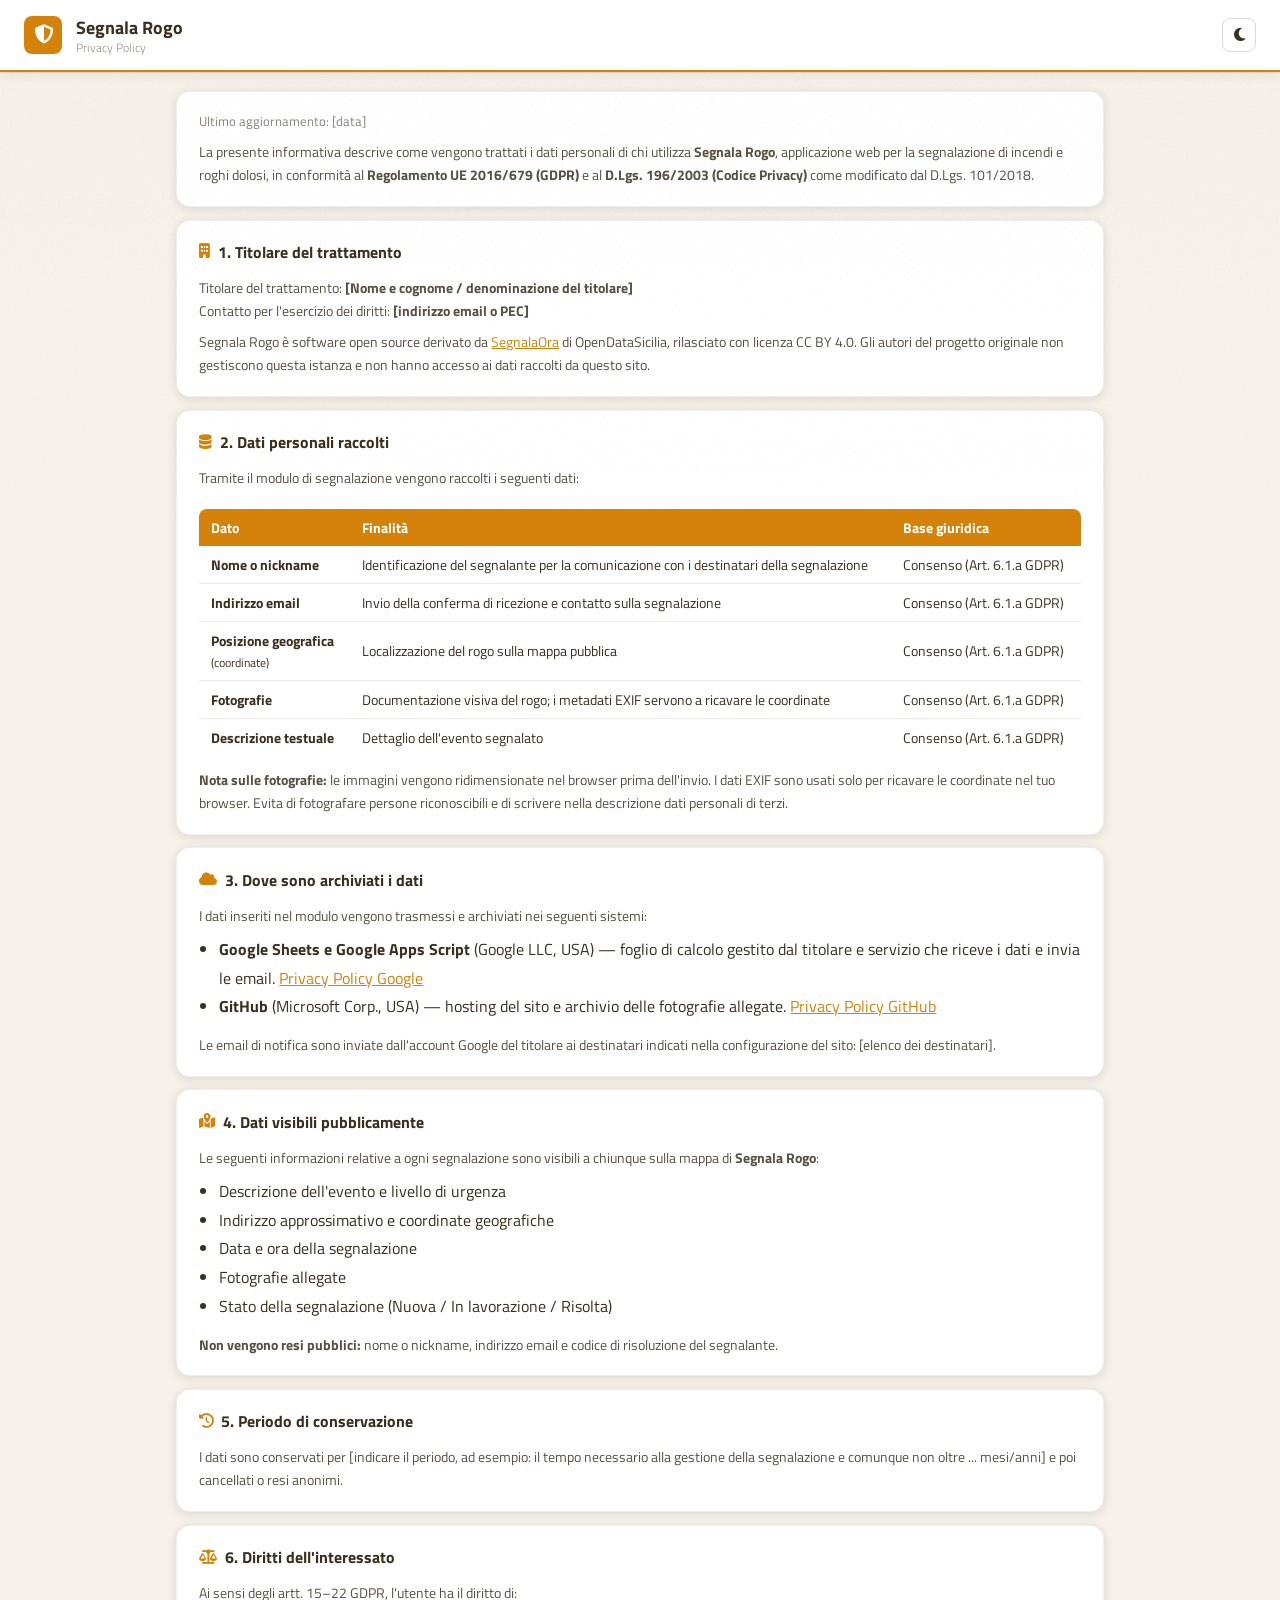
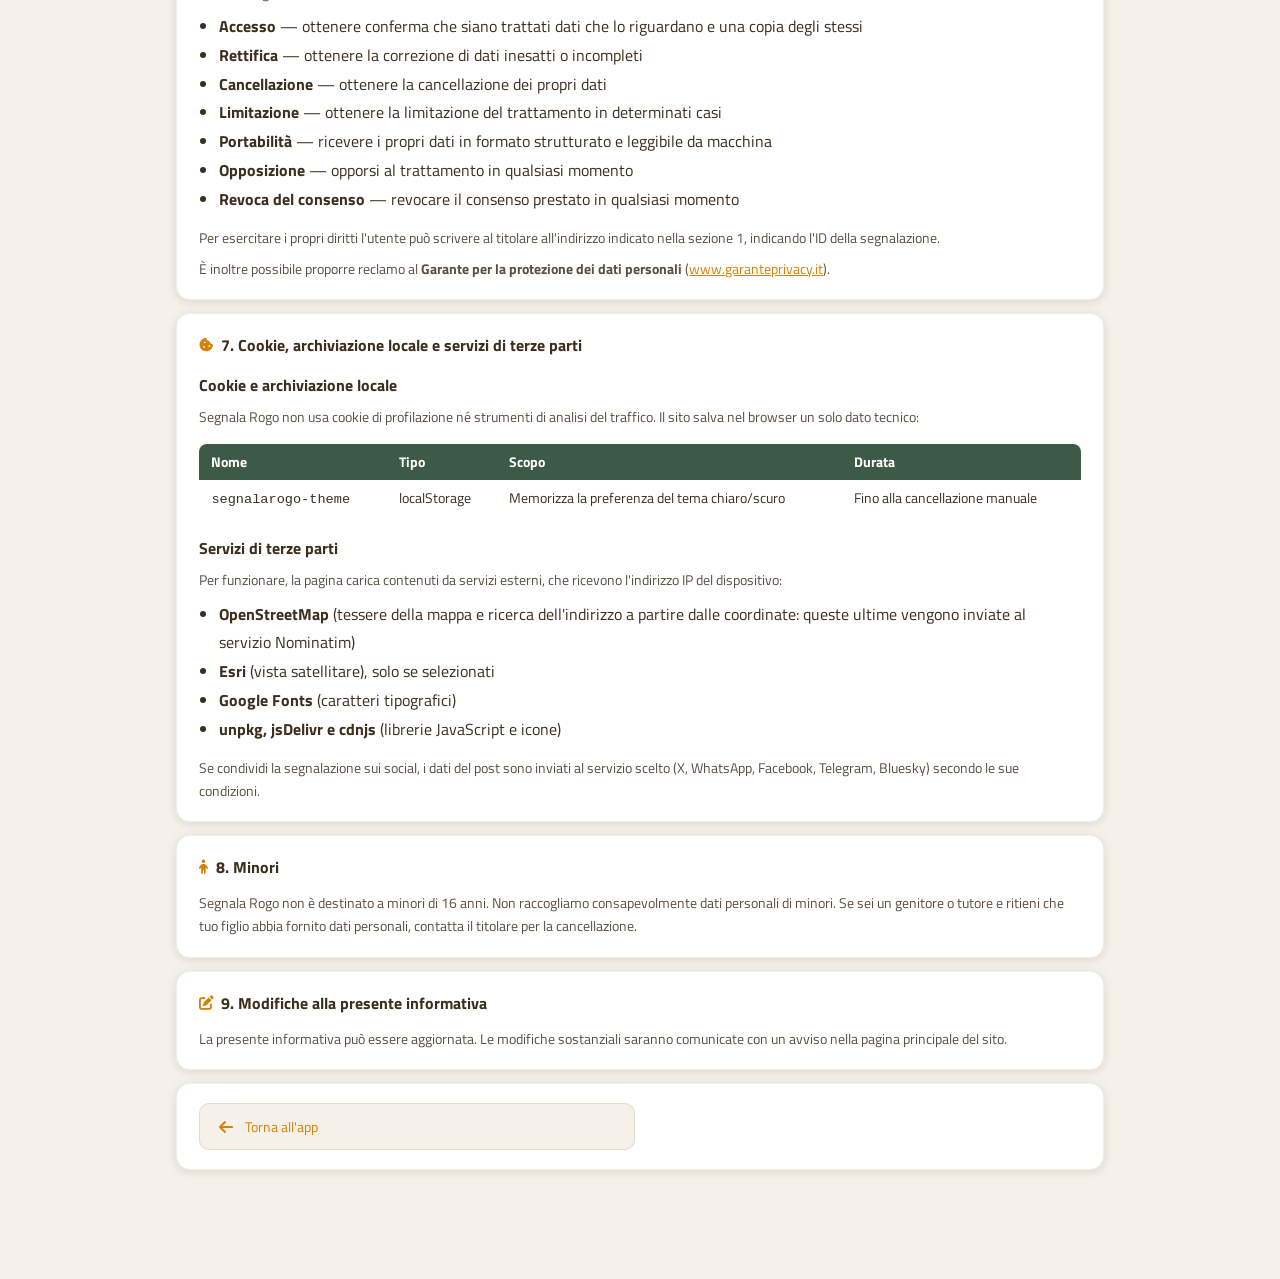
<file: privacy.html>
<!DOCTYPE html>
<html lang="it">
<head>
<meta charset="UTF-8">
<meta name="viewport" content="width=device-width, initial-scale=1.0">
<title>Privacy Policy — Segnala Rogo</title>
<link rel="preconnect" href="https://fonts.googleapis.com">
<link href="https://fonts.googleapis.com/css2?family=Titillium+Web:ital,wght@0,300;0,400;0,600;0,700;1,300&display=swap" rel="stylesheet">
<link rel="stylesheet" href="https://cdnjs.cloudflare.com/ajax/libs/font-awesome/6.5.2/css/all.min.css"/>
<link rel="stylesheet" href="css/app.css">
<link rel="shortcut icon" href="img/favicon.ico"/>
<link rel="icon" href="img/favicon.png" type="image/png"/>
<script src="js/theme.js"></script>
</head>
<body class="page-info">
<!--
  BOZZA DA COMPLETARE. Prima di usare il sito in pubblico:
  1. sostituisci i segnaposto tra [parentesi quadre] (titolare, contatti, tempi di conservazione);
  2. fai verificare il testo da chi può farlo (consulente privacy o ente di riferimento).
  Il testo deriva dall'informativa di SegnalaOra (OpenDataSicilia, CC BY 4.0) ed è stato adattato.
-->

<header>
  <div class="logo-mark"><i class="fa-solid fa-shield-halved"></i></div>
  <div>
    <h1>Segnala Rogo</h1>
    <p>Privacy Policy</p>
  </div>
  <div class="header-actions">
    <button class="btn-theme" id="themeToggle" type="button" onclick="toggleTheme()" title="Tema">
      <i class="fa-solid fa-moon"></i>
    </button>
  </div>
</header>

<main>

  <section class="info-section">
    <p style="font-size:0.8rem;color:var(--ink);opacity:0.6">Ultimo aggiornamento: [data]</p>
    <p>
      La presente informativa descrive come vengono trattati i dati personali di chi utilizza
      <strong>Segnala Rogo</strong>, applicazione web per la segnalazione di incendi e roghi dolosi,
      in conformità al <strong>Regolamento UE 2016/679 (GDPR)</strong> e al
      <strong>D.Lgs. 196/2003 (Codice Privacy)</strong> come modificato dal D.Lgs. 101/2018.
    </p>
  </section>

  <!-- 1. TITOLARE -->
  <section class="info-section">
    <h2><i class="fa-solid fa-building"></i> 1. Titolare del trattamento</h2>
    <p>
      Titolare del trattamento: <strong>[Nome e cognome / denominazione del titolare]</strong><br>
      Contatto per l'esercizio dei diritti: <strong>[indirizzo email o PEC]</strong>
    </p>
    <p>
      Segnala Rogo è software open source derivato da
      <a href="https://github.com/gbvitrano/Segnalazioni" target="_blank" rel="noopener">SegnalaOra</a>
      di OpenDataSicilia, rilasciato con licenza CC BY 4.0. Gli autori del progetto originale non gestiscono
      questa istanza e non hanno accesso ai dati raccolti da questo sito.
    </p>
  </section>

  <!-- 2. DATI RACCOLTI -->
  <section class="info-section">
    <h2><i class="fa-solid fa-database"></i> 2. Dati personali raccolti</h2>
    <p>Tramite il modulo di segnalazione vengono raccolti i seguenti dati:</p>
    <div style="overflow-x:auto">
      <table style="width:100%;border-collapse:collapse;font-size:0.88rem;margin-top:0.75rem">
        <thead>
          <tr style="background:var(--amber);color:#fff">
            <th style="padding:0.5rem 0.75rem;text-align:left;border-radius:8px 0 0 0">Dato</th>
            <th style="padding:0.5rem 0.75rem;text-align:left">Finalità</th>
            <th style="padding:0.5rem 0.75rem;text-align:left;border-radius:0 8px 0 0">Base giuridica</th>
          </tr>
        </thead>
        <tbody>
          <tr style="border-bottom:1px solid rgba(26,18,8,0.08)">
            <td style="padding:0.5rem 0.75rem"><strong>Nome o nickname</strong></td>
            <td style="padding:0.5rem 0.75rem">Identificazione del segnalante per la comunicazione con i destinatari della segnalazione</td>
            <td style="padding:0.5rem 0.75rem">Consenso (Art. 6.1.a GDPR)</td>
          </tr>
          <tr style="border-bottom:1px solid rgba(26,18,8,0.08)">
            <td style="padding:0.5rem 0.75rem"><strong>Indirizzo email</strong></td>
            <td style="padding:0.5rem 0.75rem">Invio della conferma di ricezione e contatto sulla segnalazione</td>
            <td style="padding:0.5rem 0.75rem">Consenso (Art. 6.1.a GDPR)</td>
          </tr>
          <tr style="border-bottom:1px solid rgba(26,18,8,0.08)">
            <td style="padding:0.5rem 0.75rem"><strong>Posizione geografica</strong><br><small>(coordinate)</small></td>
            <td style="padding:0.5rem 0.75rem">Localizzazione del rogo sulla mappa pubblica</td>
            <td style="padding:0.5rem 0.75rem">Consenso (Art. 6.1.a GDPR)</td>
          </tr>
          <tr style="border-bottom:1px solid rgba(26,18,8,0.08)">
            <td style="padding:0.5rem 0.75rem"><strong>Fotografie</strong></td>
            <td style="padding:0.5rem 0.75rem">Documentazione visiva del rogo; i metadati EXIF servono a ricavare le coordinate</td>
            <td style="padding:0.5rem 0.75rem">Consenso (Art. 6.1.a GDPR)</td>
          </tr>
          <tr>
            <td style="padding:0.5rem 0.75rem"><strong>Descrizione testuale</strong></td>
            <td style="padding:0.5rem 0.75rem">Dettaglio dell'evento segnalato</td>
            <td style="padding:0.5rem 0.75rem">Consenso (Art. 6.1.a GDPR)</td>
          </tr>
        </tbody>
      </table>
    </div>
    <p style="margin-top:0.75rem">
      <strong>Nota sulle fotografie:</strong> le immagini vengono ridimensionate nel browser prima dell'invio.
      I dati EXIF sono usati solo per ricavare le coordinate nel tuo browser. Evita di fotografare persone
      riconoscibili e di scrivere nella descrizione dati personali di terzi.
    </p>
  </section>

  <!-- 3. DOVE SONO ARCHIVIATI -->
  <section class="info-section">
    <h2><i class="fa-solid fa-cloud"></i> 3. Dove sono archiviati i dati</h2>
    <p>I dati inseriti nel modulo vengono trasmessi e archiviati nei seguenti sistemi:</p>
    <ul style="margin:0.5rem 0 0 1.25rem;line-height:1.8">
      <li>
        <strong>Google Sheets e Google Apps Script</strong> (Google LLC, USA) — foglio di calcolo gestito dal titolare e
        servizio che riceve i dati e invia le email.
        <a href="https://policies.google.com/privacy" target="_blank" rel="noopener">Privacy Policy Google</a>
      </li>
      <li>
        <strong>GitHub</strong> (Microsoft Corp., USA) — hosting del sito e archivio delle fotografie allegate.
        <a href="https://docs.github.com/en/site-policy/privacy-policies/github-general-privacy-statement" target="_blank" rel="noopener">Privacy Policy GitHub</a>
      </li>
    </ul>
    <p style="margin-top:0.75rem">
      Le email di notifica sono inviate dall'account Google del titolare ai destinatari indicati
      nella configurazione del sito: [elenco dei destinatari].
    </p>
  </section>

  <!-- 4. DATI PUBBLICI SULLA MAPPA -->
  <section class="info-section">
    <h2><i class="fa-solid fa-map-location-dot"></i> 4. Dati visibili pubblicamente</h2>
    <p>
      Le seguenti informazioni relative a ogni segnalazione sono visibili a chiunque sulla mappa di
      <strong>Segnala Rogo</strong>:
    </p>
    <ul style="margin:0.5rem 0 0 1.25rem;line-height:1.8">
      <li>Descrizione dell'evento e livello di urgenza</li>
      <li>Indirizzo approssimativo e coordinate geografiche</li>
      <li>Data e ora della segnalazione</li>
      <li>Fotografie allegate</li>
      <li>Stato della segnalazione (Nuova / In lavorazione / Risolta)</li>
    </ul>
    <p style="margin-top:0.75rem">
      <strong>Non vengono resi pubblici:</strong> nome o nickname, indirizzo email e codice di risoluzione del segnalante.
    </p>
  </section>

  <!-- 5. CONSERVAZIONE -->
  <section class="info-section">
    <h2><i class="fa-solid fa-clock-rotate-left"></i> 5. Periodo di conservazione</h2>
    <p>
      I dati sono conservati per [indicare il periodo, ad esempio: il tempo necessario alla gestione della segnalazione
      e comunque non oltre ... mesi/anni] e poi cancellati o resi anonimi.
    </p>
  </section>

  <!-- 6. DIRITTI DELL'INTERESSATO -->
  <section class="info-section">
    <h2><i class="fa-solid fa-scale-balanced"></i> 6. Diritti dell'interessato</h2>
    <p>Ai sensi degli artt. 15–22 GDPR, l'utente ha il diritto di:</p>
    <ul style="margin:0.5rem 0 0 1.25rem;line-height:1.8">
      <li><strong>Accesso</strong> — ottenere conferma che siano trattati dati che lo riguardano e una copia degli stessi</li>
      <li><strong>Rettifica</strong> — ottenere la correzione di dati inesatti o incompleti</li>
      <li><strong>Cancellazione</strong> — ottenere la cancellazione dei propri dati</li>
      <li><strong>Limitazione</strong> — ottenere la limitazione del trattamento in determinati casi</li>
      <li><strong>Portabilità</strong> — ricevere i propri dati in formato strutturato e leggibile da macchina</li>
      <li><strong>Opposizione</strong> — opporsi al trattamento in qualsiasi momento</li>
      <li><strong>Revoca del consenso</strong> — revocare il consenso prestato in qualsiasi momento</li>
    </ul>
    <p style="margin-top:0.75rem">
      Per esercitare i propri diritti l'utente può scrivere al titolare all'indirizzo indicato nella sezione 1,
      indicando l'ID della segnalazione.
    </p>
    <p>
      È inoltre possibile proporre reclamo al <strong>Garante per la protezione dei dati personali</strong>
      (<a href="https://www.garanteprivacy.it" target="_blank" rel="noopener">www.garanteprivacy.it</a>).
    </p>
  </section>

  <!-- 7. COOKIE E SERVIZI DI TERZE PARTI -->
  <section class="info-section">
    <h2><i class="fa-solid fa-cookie-bite"></i> 7. Cookie, archiviazione locale e servizi di terze parti</h2>

    <h3 style="margin:1rem 0 0.5rem;font-size:1rem">Cookie e archiviazione locale</h3>
    <p>
      Segnala Rogo non usa cookie di profilazione né strumenti di analisi del traffico. Il sito salva
      nel browser un solo dato tecnico:
    </p>
    <div style="overflow-x:auto">
      <table style="width:100%;border-collapse:collapse;font-size:0.85rem;margin-top:0.5rem">
        <thead>
          <tr style="background:var(--sage);color:#fff">
            <th style="padding:0.5rem 0.75rem;text-align:left;border-radius:8px 0 0 0">Nome</th>
            <th style="padding:0.5rem 0.75rem;text-align:left">Tipo</th>
            <th style="padding:0.5rem 0.75rem;text-align:left">Scopo</th>
            <th style="padding:0.5rem 0.75rem;text-align:left;border-radius:0 8px 0 0">Durata</th>
          </tr>
        </thead>
        <tbody>
          <tr>
            <td style="padding:0.5rem 0.75rem"><code>segnalarogo-theme</code></td>
            <td style="padding:0.5rem 0.75rem">localStorage</td>
            <td style="padding:0.5rem 0.75rem">Memorizza la preferenza del tema chiaro/scuro</td>
            <td style="padding:0.5rem 0.75rem">Fino alla cancellazione manuale</td>
          </tr>
        </tbody>
      </table>
    </div>

    <h3 style="margin:1.25rem 0 0.5rem;font-size:1rem">Servizi di terze parti</h3>
    <p>
      Per funzionare, la pagina carica contenuti da servizi esterni, che ricevono l'indirizzo IP del dispositivo:
    </p>
    <ul style="margin:0.5rem 0 0 1.25rem;line-height:1.8">
      <li><strong>OpenStreetMap</strong> (tessere della mappa e ricerca dell'indirizzo a partire dalle coordinate: queste ultime vengono inviate al servizio Nominatim)</li>
      <li><strong>Esri</strong> (vista satellitare), solo se selezionati</li>
      <li><strong>Google Fonts</strong> (caratteri tipografici)</li>
      <li><strong>unpkg, jsDelivr e cdnjs</strong> (librerie JavaScript e icone)</li>
    </ul>
    <p style="margin-top:0.75rem">
      Se condividi la segnalazione sui social, i dati del post sono inviati al servizio scelto
      (X, WhatsApp, Facebook, Telegram, Bluesky) secondo le sue condizioni.
    </p>
  </section>

  <!-- 8. MINORI -->
  <section class="info-section">
    <h2><i class="fa-solid fa-child"></i> 8. Minori</h2>
    <p>
      Segnala Rogo non è destinato a minori di 16 anni. Non raccogliamo consapevolmente dati
      personali di minori. Se sei un genitore o tutore e ritieni che tuo figlio abbia fornito
      dati personali, contatta il titolare per la cancellazione.
    </p>
  </section>

  <!-- 9. MODIFICHE -->
  <section class="info-section">
    <h2><i class="fa-solid fa-pen-to-square"></i> 9. Modifiche alla presente informativa</h2>
    <p>
      La presente informativa può essere aggiornata. Le modifiche sostanziali saranno comunicate
      con un avviso nella pagina principale del sito.
    </p>
  </section>

  <!-- LINK -->
  <section class="info-section info-section--links">
    <div class="info-links">
      <a href="index.html" class="info-link-card">
        <i class="fa-solid fa-arrow-left"></i>
        <span>Torna all'app</span>
      </a>
    </div>
  </section>

</main>
</body>
</html>
</file>
<file: css/app.css>
/* ═══════════════════════════════════════════════════════
   SegnalaOra — app.css — Stile unificato di tutte le pagine
   ═══════════════════════════════════════════════════════
   Struttura:
     1. Variabili CSS
     2. Reset
     3. Animazioni condivise
     4. Componenti condivisi (btn-theme, btn-info, info-modal, bottom-nav, spinner)
     5. Dark mode — componenti condivisi
     ─── PAGINA: FORM SEGNALAZIONE  (body.page-form) ───────
     ─── PAGINA: MAPPA              (body.page-map) ────────
     ─── PAGINA: STATISTICHE        (body.page-stats) ──────
     ─── PAGINA: PROFILO            (body.page-profile) ────
   ═══════════════════════════════════════════════════════ */

/* ─────────────────────────────────────────────────────────
   1. VARIABILI CSS
───────────────────────────────────────────────────────── */
:root {
  --ink:         #3d2f1e;
  --paper:       #f5f0e8;
  --amber:       #d4820a;
  --amber-light: #e8a030;
  --sage:        #3d5a47;
  --rust:        #c0392b;
  --mist:        #e8e2d6;
  --shadow:      rgba(60,40,20,0.12);
  --panel:       360px;
  --ocean:       #0984e3;
  --urg-alta:    #e53535;
  --urg-normale: #ff9900;
  --urg-bassa:   #3cb4d8;
}

/* ─────────────────────────────────────────────────────────
   2. RESET
───────────────────────────────────────────────────────── */
* { box-sizing: border-box; margin: 0; padding: 0; }

/* ─────────────────────────────────────────────────────────
   3. ANIMAZIONI CONDIVISE
───────────────────────────────────────────────────────── */
@keyframes spin   { to { transform: rotate(360deg); } }
@keyframes pulse  { 0%, 100% { opacity: 1; } 50% { opacity: 0.3; } }
@keyframes shake  { 0%, 100% { transform: translateX(0); } 25% { transform: translateX(-4px); } 75% { transform: translateX(4px); } }
@keyframes fadeIn { from { opacity: 0; transform: translateY(12px); } to { opacity: 1; transform: translateY(0); } }
@keyframes pop    { from { transform: scale(0); } to { transform: scale(1); } }

/* ─────────────────────────────────────────────────────────
   4. COMPONENTI CONDIVISI
───────────────────────────────────────────────────────── */

/* Btn Info — 32px circolare */
.btn-info {
  background: none;
  border: 1px solid rgba(60,40,20,0.20);
  border-radius: 50%;
  width: 32px;
  height: 32px;
  color: #9a8f80;
  cursor: pointer;
  display: flex;
  align-items: center;
  justify-content: center;
  font-size: 0.95rem;
  transition: border-color 0.2s, color 0.2s;
  flex-shrink: 0;
   display: none;
}
.btn-info:hover { border-color: var(--amber); color: var(--amber); }

/* Btn Theme — 32px circolare (profilo usa override 34px/8px) */
.btn-theme {
  background: none;
   width: 34px;
    height: 34px;
    border: 1.5px solid rgba(61, 47, 30, 0.18);
    border-radius: 8px;
  color: #9a8f80;
  cursor: pointer;
  display: flex;
  align-items: center;
  justify-content: center;
  font-size: 0.9rem;
  transition: border-color 0.2s, color 0.2s;
  flex-shrink: 0;
}
.btn-theme:hover { border-color: var(--amber); color: var(--amber); }

/* Select stilizzato — stile trigger dropdown (come col-dropdown-trigger nelle statistiche) */
.app-select {
  appearance: none;
  -webkit-appearance: none;
  font-family: 'Titillium Web', sans-serif;
  font-size: 0.8rem;
  font-weight: 500;
  color: var(--ink);
  background: var(--paper);
  border: 1.5px solid rgba(60,40,20,0.15);
  border-radius: 8px;
  padding: 0.45rem 2rem 0.45rem 0.75rem;
  cursor: pointer;
  outline: none;
  width: 100%;
  min-width: 0;
 background-image: url("data:image/svg+xml,%3Csvg xmlns='http://www.w3.org/2000/svg' viewBox='0 0 512 512'%3E%3Cpolyline points='112,184 256,328 400,184' fill='none' stroke='%23a09080' stroke-width='48' stroke-linecap='round' stroke-linejoin='round'/%3E%3C/svg%3E");
background-size: 16px 16px;
  background-repeat: no-repeat;
  background-position: right 0.75rem center;
  transition: border-color 0.2s;
}
.app-select:hover { border-color: var(--amber); }
.app-select:focus { border-color: var(--amber); outline: none; }

html.dark .app-select {
  background-color: #1a1410;
  border-color: rgba(255,255,255,0.1);
  color: rgba(245,240,232,0.75);
  background-image: url("data:image/svg+xml,%3Csvg xmlns='http://www.w3.org/2000/svg' width='10' height='6'%3E%3Cpath d='M0 0l5 6 5-6z' fill='%23a09080'/%3E%3C/svg%3E");
}
html.dark .app-select:hover { border-color: var(--amber); }

/* Spinner */
.spinner {
  width: 40px;
  height: 40px;
  border: 3px solid var(--mist);
  border-top-color: var(--amber);
  border-radius: 50%;
  animation: spin 0.8s linear infinite;
}

/* Info Overlay / Modal (versione comune — form, mappa, profilo) */
.info-overlay {
  display: none;
  position: fixed;
  inset: 0;
  background: rgba(26,18,8,0.65);
  z-index: 9000;
  align-items: center;
  justify-content: center;
  padding: 1rem;
  backdrop-filter: blur(4px);
}
.info-overlay.open { display: flex; }

.info-modal {
  background: var(--paper);
  color: var(--ink);
  border-radius: 14px;
  max-width: 500px;
  width: 100%;
  padding: 2rem 2rem 1.6rem;
  position: relative;
  box-shadow: 0 24px 64px rgba(0,0,0,0.45);
}

.info-modal-close {
  position: absolute;
  top: 1rem;
  right: 1rem;
  background: none;
  border: none;
  font-size: 1rem;
  cursor: pointer;
  color: var(--ink);
  opacity: 0.45;
  transition: opacity 0.2s;
  line-height: 1;
  padding: 0.2rem 0.4rem;
}
.info-modal-close:hover { opacity: 1; }

.info-modal h2 {
  font-family: 'Titillium Web', sans-serif;
  font-size: 1.35rem;
  margin-bottom: 0.8rem;
  color: var(--amber);
}
.info-modal p { font-size: 0.87rem; line-height: 1.65; margin-bottom: 0.7rem; }
.info-modal ol { padding-left: 1.3rem; font-size: 0.87rem; line-height: 1.75; margin-bottom: 0.7rem; }

.info-modal .credits {
  margin-top: 1.2rem;
  padding-top: 1rem;
  border-top: 1px solid var(--mist);
  font-size: 0.78rem;
  color: #777;
  line-height: 1.7;
}
.info-modal .credits strong { color: var(--ink); }
.info-modal .credits a { color: var(--amber); text-decoration: none; }
.info-modal .credits a:hover { text-decoration: underline; }

/* ─── Demo Banner ───────────────────────────────────────────
   Per disattivare: imposta  display: none  sulla riga sotto  */
.demo-banner {
  display: flex;                        /* ← cambia in none per disattivare */
  position: relative;
  align-items: center;
  justify-content: center;
  gap: 0.4rem;
  padding: 0.35rem 2rem;
  background: rgba(212,130,10,0.1);
  border-bottom: 1px solid rgba(212,130,10,0.25);
  font-family: 'Titillium Web', sans-serif;
  font-size: 0.72rem;
  font-weight: 600;
  color: #a06008;
  letter-spacing: 0.02em;
  text-align: center;
}
.demo-banner a { color: inherit; text-decoration: none; }
.demo-banner a:hover { text-decoration: underline; }
.demo-banner-close {
  position: absolute;
  right: 0.5rem;
  background: none;
  border: none;
  cursor: pointer;
  color: inherit;
  opacity: 0.55;
  font-size: 0.85rem;
  padding: 0.1rem 0.25rem;
  line-height: 1;
}
.demo-banner-close:hover { opacity: 1; }
html.dark .demo-banner {
  background: rgba(212,130,10,0.08);
  border-bottom-color: rgba(212,130,10,0.18);
  color: var(--amber);
}

/* Header condiviso — altezza uniforme su tutte le pagine */
header,
.stats-header{ padding: 0.9rem 1.5rem; gap: 0.9rem; }
header { border-bottom: 2px solid var(--amber); }
@media (max-width: 640px) {
  header,
.stats-header{ padding: 0.75rem 1rem; gap: 0.6rem; }
}

/* Header condiviso — logo + titolo + sottotitolo */
.logo-mark {
  width: 38px; height: 38px;
  background: var(--amber);
  border-radius: 8px;
  display: flex; align-items: center; justify-content: center;
  font-size: 1.2rem;
  flex-shrink: 0;
  color: white;
}
header p,
.stats-header p{
  font-size: 0.72rem;
  color: #9a8f80;
  font-weight: 300;
  line-height: 1.2;
}
html.dark header p,
html.dark .stats-header p{ color: rgba(245,240,232,0.45); }

/* Bottom Nav — sempre visibile su tutti i breakpoint */
.bottom-nav {
  display: flex;
  position: fixed;
  bottom: 0; left: 0; right: 0;
  background: white;
  border-top: 1px solid rgba(60,40,20,0.10);
  z-index: 300;
  padding: 0.45rem 0 env(safe-area-inset-bottom, 0.45rem);
  box-shadow: 0 -2px 16px rgba(60,40,20,0.08);
}

.bnav-item {
  flex: 1;
  display: flex;
  flex-direction: column;
  align-items: center;
  gap: 0.18rem;
  padding: 0.3rem 0;
  background: none;
  border: none;
  cursor: pointer;
  color: rgba(61,47,30,0.38);
  font-family: 'Titillium Web', sans-serif;
  font-size: 0.58rem;
  font-weight: 500;
  text-decoration: none;
  transition: color 0.15s;
}
.bnav-item i { font-size: 1.15rem; }
.bnav-item:hover { color: rgba(61,47,30,0.7); }
.bnav-item.bnav-active { color: var(--amber); }

/* ─────────────────────────────────────────────────────────
   5. DARK MODE — COMPONENTI CONDIVISI
───────────────────────────────────────────────────────── */
html.dark .btn-info,
html.dark .btn-theme{
  border-color: rgba(255,255,255,0.15);
  color: rgba(245,240,232,0.55);
}
html.dark .btn-info:hover,
html.dark .btn-theme:hover{ border-color: var(--amber); color: var(--amber); }

html.dark .info-overlay { background: rgba(15,13,11,0.78); }
html.dark .info-modal { background: #1e1812; color: #f5f0e8; border: 1px solid rgba(255,255,255,0.08); }
html.dark .info-modal h2 { color: var(--amber); }
html.dark .info-modal p,
html.dark .info-modal ol{ color: rgba(245,240,232,0.75); }
html.dark .info-modal .credits { border-top-color: rgba(255,255,255,0.1); color: rgba(245,240,232,0.42); }
html.dark .info-modal .credits strong { color: #f5f0e8; }
html.dark .info-modal-close { color: #f5f0e8; }

html.dark .bottom-nav { background: #181410; border-top-color: rgba(255,255,255,0.08); box-shadow: none; }
html.dark .bnav-item { color: rgba(245,240,232,0.35); }
html.dark .bnav-item:hover { color: rgba(245,240,232,0.75); }
html.dark .bnav-item.bnav-active { color: var(--amber); }

/* ─────────────────────────────────────────────────────────
   TEXTURE DI SFONDO — si dissolve verso metà pagina
   Applicata a tutte le pagine tranne page-form (ha la sua)
───────────────────────────────────────────────────────── */
body.page-info::before {
  content: '';
  position: fixed;
  top: 0; left: 0; right: 0;
  height: 70vh;
  background-image: url("data:image/svg+xml,%3Csvg viewBox='0 0 256 256' xmlns='http://www.w3.org/2000/svg'%3E%3Cfilter id='noise'%3E%3CfeTurbulence type='fractalNoise' baseFrequency='0.85' numOctaves='4' stitchTiles='stitch'/%3E%3C/filter%3E%3Crect width='100%25' height='100%25' filter='url(%23noise)' opacity='0.045'/%3E%3C/svg%3E");
  -webkit-mask-image: linear-gradient(to bottom, black 0%, transparent 100%);
  mask-image: linear-gradient(to bottom, black 0%, transparent 100%);
  pointer-events: none;
  z-index: 0;
  opacity: 0.6;
}
html.dark body.page-info::before {
  opacity: 0.3;
}

/* ═══════════════════════════════════════════════════════
   PAGINA: FORM SEGNALAZIONE — index.html (body.page-form)
   ═══════════════════════════════════════════════════════ */

/* Override variabili per il form (ink quasi-nero) */
body.page-form {
  --ink:    #1a1208;
  --shadow: rgba(26,18,8,0.12);
}

body.page-form {
  font-family: 'Titillium Web', sans-serif;
  background: var(--paper);
  color: var(--ink);
  min-height: 100vh;
  overflow-x: hidden;
}

body.page-form::before {
  content: '';
  position: fixed;
  inset: 0;
  background-image: url("data:image/svg+xml,%3Csvg viewBox='0 0 256 256' xmlns='http://www.w3.org/2000/svg'%3E%3Cfilter id='noise'%3E%3CfeTurbulence type='fractalNoise' baseFrequency='0.9' numOctaves='4' stitchTiles='stitch'/%3E%3C/filter%3E%3Crect width='100%25' height='100%25' filter='url(%23noise)' opacity='0.04'/%3E%3C/svg%3E");
  pointer-events: none;
  z-index: 1000;
  opacity: 0.6;
}

/* ── Header ── */
body.page-form header {
  background: white;
  color: var(--ink);
  display: flex;
  align-items: center;
  position: sticky;
  top: 0;
  z-index: 10000;
  box-shadow: 0 2px 12px rgba(26,18,8,0.08);
}

body.page-form header h1 {
  font-family: 'Titillium Web', sans-serif;
  font-size: 1.4rem;
  font-weight: 600;
  letter-spacing: -0.02em;
}

body.page-form .header-actions {
  margin-left: auto;
  display: flex;
  gap: 0.6rem;
  align-items: center;
}

body.page-form .btn-map-link {
	display: none;
  background: rgba(26,18,8,0.06);
  color: var(--ink);
  border: 1px solid rgba(26,18,8,0.14);
  border-radius: 8px;
  padding: 0.4rem 0.9rem;
  font-size: 0.78rem;
  font-family: 'Titillium Web', sans-serif;
  cursor: pointer;
  text-decoration: none;
  white-space: nowrap;
  transition: background 0.2s, border-color 0.2s, color 0.2s;
}
body.page-form .btn-map-link:hover { background: rgba(26,18,8,0.10); border-color: var(--amber); color: var(--amber); }

body.page-form .btn-info {
  border-color: rgba(26,18,8,0.18);
}

body.page-form .btn-theme {
  border-color: rgba(26,18,8,0.18);
}

/* ── Main layout ── */
body.page-form main {
  max-width: 960px;
  margin: 0 auto;
  padding: 1.5rem 1.5rem 5rem;
}

/* ── Form sections ── */
body.page-form .form-section {
  background: white;
  border-radius: 16px;
  border: 1px solid rgba(26,18,8,0.08);
  padding: 1.4rem 1.5rem;
  margin-bottom: 1rem;
  box-shadow: 0 2px 12px var(--shadow);
}

body.page-form .form-section--geo {
  padding: 0;
  overflow: hidden;
}

body.page-form .form-section--send {
  background: transparent;
  border: none;
  box-shadow: none;
  padding: 0;
}

body.page-form .section-title {
  font-family: 'Titillium Web', sans-serif;
  font-size: 1rem;
  font-weight: 600;
  letter-spacing: -0.01em;
  color: var(--ink);
  margin-bottom: 1rem;
}

/* ── Foto ── */
body.page-form .section-badge {
  display: inline-block;
  margin-left: 0.5rem;
  padding: 0.1rem 0.5rem;
  background: rgba(212,130,10,0.12);
  color: var(--amber);
  border-radius: 20px;
  font-size: 0.72rem;
  font-weight: 600;
  vertical-align: middle;
}

body.page-form .photo-grid {
  display: grid;
  grid-template-columns: repeat(4, 1fr);
  gap: 0.6rem;
  margin-top: 0.5rem;
}
@media (max-width: 480px) {
  body.page-form .photo-grid { grid-template-columns: repeat(2, 1fr); }
}

body.page-form .photo-thumb {
  position: relative;
  aspect-ratio: 1;
  border-radius: 10px;
  overflow: hidden;
  border: 1.5px solid rgba(26,18,8,0.12);
}
body.page-form .photo-thumb img {
  width: 100%; height: 100%;
  object-fit: cover;
  display: block;
}
body.page-form .photo-thumb-del {
  position: absolute;
  top: 5px; right: 5px;
  width: 24px; height: 24px;
  background: rgba(26,18,8,0.65);
  color: white;
  border: none;
  border-radius: 50%;
  font-size: 0.7rem;
  cursor: pointer;
  display: flex; align-items: center; justify-content: center;
  backdrop-filter: blur(3px);
}
body.page-form .photo-thumb-num {
  position: absolute;
  bottom: 5px; left: 7px;
  font-size: 0.65rem;
  font-weight: 700;
  color: white;
  text-shadow: 0 1px 3px rgba(0,0,0,0.6);
}

body.page-form .photo-add-slot {
  aspect-ratio: 1;
  border: 2px dashed rgba(26,18,8,0.2);
  border-radius: 10px;
  display: flex;
  flex-direction: column;
  align-items: center;
  justify-content: center;
  gap: 0.3rem;
  cursor: pointer;
  color: #8a7f70;
  font-size: 0.78rem;
  transition: all 0.2s;
  text-align: center;
  padding: 0.5rem;
}
body.page-form .photo-add-slot i { font-size: 1.4rem; color: var(--amber); }
body.page-form .photo-add-slot small { font-size: 0.65rem; color: #b0a898; line-height: 1.2; }
body.page-form .photo-add-slot:hover { border-color: var(--amber); background: rgba(212,130,10,0.04); }

body.page-form .photo-info {
  margin-top: 0.6rem;
  padding: 0.5rem 0.9rem;
  background: rgba(61,90,71,0.08);
  border-radius: 8px;
  font-size: 0.78rem;
  color: var(--sage);
  display: none;
}
body.page-form .photo-info.visible { display: flex; align-items: center; gap: 0.5rem; }

body.page-form .btn-row {
  display: flex;
  gap: 0.8rem;
  margin-top: 0.8rem;
  flex-wrap: wrap;
}

body.page-form .btn-sm {
  flex: 1;
  min-width: 120px;
  padding: 0.7rem 1rem;
  border-radius: 10px;
  border: 1.5px solid rgba(26,18,8,0.15);
  background: white;
  font-family: 'Titillium Web', sans-serif;
  font-size: 0.82rem;
  font-weight: 500;
  cursor: pointer;
  display: flex;
  align-items: center;
  justify-content: center;
  gap: 0.4rem;
  transition: all 0.2s;
}
body.page-form .btn-sm:hover { border-color: var(--amber); color: var(--amber); }

/* ── Geo bar ── */
body.page-form .geo-bar {
  width: 100%;
  display: flex;
  align-items: center;
  justify-content: space-between;
  gap: 0.75rem;
  padding: 0.75rem 1.2rem;
  background: rgba(61,90,71,0.06);
  border: none;
  border-bottom: 1px solid rgba(26,18,8,0.06);
  cursor: default;
  font-family: 'Titillium Web', sans-serif;
  font-size: 0.82rem;
  color: var(--sage);
  text-align: left;
}

body.page-form .geo-bar.geo-warn {
  background: rgba(192,57,43,0.08);
  color: var(--rust);
  outline: 1.5px solid var(--rust);
  animation: shake 0.35s ease;
}

body.page-form .geo-bar-left {
  display: flex; align-items: center; gap: 0.5rem;
  flex: 1; min-width: 0;
}
body.page-form .geo-bar-right {
  display: flex; align-items: center; gap: 0.4rem;
  flex-shrink: 0;
}

body.page-form .btn-sm--inline { padding: 0.28rem 0.65rem; font-size: 0.74rem; }

body.page-form .dot {
  width: 8px; height: 8px;
  border-radius: 50%;
  background: var(--sage);
  flex-shrink: 0;
  animation: pulse 2s infinite;
}
body.page-form .geo-bar.geo-warn .dot { background: var(--rust); }

/* Mappa form — sempre visibile */
body.page-form .map-collapsible {
  display: block;
  padding: 1rem 1.2rem 1.2rem;
}

body.page-form #map {
  height: 300px;
  border-radius: 10px;
  overflow: hidden;
  margin-bottom: 1rem;
  border: 1px solid rgba(26,18,8,0.1);
}

/* ── Campi form ── */
body.page-form label {
  display: block;
  font-size: 0.8rem;
  font-weight: 500;
  color: #5a5040;
  margin-bottom: 0.4rem;
  margin-top: 1rem;
}
body.page-form label:first-of-type { margin-top: 0; }

body.page-form .label-note {
  font-weight: 300;
  font-size: 0.75rem;
  color: #9a8f80;
}

body.page-form select,
body.page-form input[type="text"],
body.page-form input[type="email"],
body.page-form textarea{
  width: 100%;
  padding: 0.75rem 1rem;
  border: 1.5px solid rgba(26,18,8,0.15);
  border-radius: 10px;
  font-family: 'Titillium Web', sans-serif;
  font-size: 0.9rem;
  background: var(--paper);
  color: var(--ink);
  transition: border-color 0.2s;
  appearance: none;
}
body.page-form select:focus,
body.page-form input[type="text"]:focus,
body.page-form input[type="email"]:focus,
body.page-form textarea:focus{
  outline: none;
  border-color: var(--amber);
  background: white;
}

body.page-form input.invalid,
body.page-form textarea.invalid,
body.page-form select.invalid{ border-color: var(--rust) !important; background: #fff5f5; }

body.page-form .photo-add-slot.invalid { border-color: var(--rust) !important; background: rgba(192,57,43,0.04); }

body.page-form input.valid { border-color: var(--sage) !important; background: #f0fff4; }

body.page-form textarea { resize: vertical; min-height: 90px; }

body.page-form .select-wrap { position: relative; }
body.page-form .select-wrap::after {
  content: '';
  position: absolute;
  right: 1rem; top: 50%;
  transform: translateY(-50%);
  pointer-events: none;
  width: 15px;
  height: 15px;
  background-image: url("data:image/svg+xml,%3Csvg xmlns='http://www.w3.org/2000/svg' viewBox='0 0 512 512'%3E%3Cpolyline points='112,184 256,328 400,184' fill='none' stroke='%237a6e60' stroke-width='48' stroke-linecap='round' stroke-linejoin='round'/%3E%3C/svg%3E");
  background-repeat: no-repeat;
  background-size: contain;
}

body.page-form .field-error {
  font-size: 0.78rem;
  color: var(--rust);
  margin-top: 0.25rem;
  display: none;
}
body.page-form .field-error.visible { display: block; }
body.page-form .field-error.ok { display: block; color: var(--sage); }

/* ── Destinatari grid ── */
body.page-form .dest-grid {
  display: grid;
  grid-template-columns: repeat(2, 1fr);
  gap: 0.6rem;
  margin-bottom: 0.5rem;
}

body.page-form .dest-btn {
  display: flex;
  flex-direction: column;
  align-items: center;
  justify-content: center;
  gap: 0.3rem;
  padding: 0.9rem 0.6rem;
  border: 1.5px solid rgba(26,18,8,0.12);
  border-radius: 12px;
  background: var(--paper);
  cursor: pointer;
  font-family: 'Titillium Web', sans-serif;
  text-align: center;
  transition: all 0.2s;
  min-height: 80px;
}
body.page-form .dest-btn:hover { border-color: var(--amber-light); background: rgba(212,130,10,0.04); }
body.page-form .dest-btn.selected {
  border-color: var(--amber);
  background: rgba(212,130,10,0.08);
  box-shadow: 0 0 0 2px rgba(212,130,10,0.15);
}

body.page-form .dest-icon { font-size: 1.5rem; line-height: 1; }
body.page-form .dest-nome { font-size: 0.78rem; font-weight: 600; color: var(--ink); }
body.page-form .dest-sub { font-size: 0.68rem; color: #8a7f70; line-height: 1.3; }
body.page-form .custom-email-row { margin-top: 0.75rem; }

/* ── Categorie grid ── */
body.page-form .cat-grid {
  display: grid;
  grid-template-columns: repeat(3, 1fr);
  gap: 0.5rem;
  margin-bottom: 0.6rem;
}

body.page-form .cat-btn {
  display: flex;
  flex-direction: column;
  align-items: center;
  justify-content: center;
  gap: 0.25rem;
  padding: 0.65rem 0.4rem;
  border: 1.5px solid rgba(26,18,8,0.12);
  border-radius: 10px;
  background: var(--paper);
  cursor: pointer;
  font-family: 'Titillium Web', sans-serif;
  text-align: center;
  transition: all 0.2s;
  min-height: 64px;
}
body.page-form .cat-btn:hover { border-color: var(--amber-light); background: rgba(212,130,10,0.04); }
body.page-form .cat-btn.selected {
  border-color: var(--amber);
  background: rgba(212,130,10,0.08);
  box-shadow: 0 0 0 2px rgba(212,130,10,0.15);
}

body.page-form .cat-icon { font-size: 1.25rem; line-height: 1; }
body.page-form .cat-nome { font-size: 0.68rem; font-weight: 600; color: var(--ink); }

body.page-form .cat-expand-btn {
  width: 100%;
  padding: 0.5rem;
  border: 1.5px dashed rgba(26,18,8,0.18);
  border-radius: 10px;
  background: transparent;
  font-family: 'Titillium Web', sans-serif;
  font-size: 0.78rem;
  color: #8a7f70;
  cursor: pointer;
  transition: all 0.2s;
  margin-bottom: 0.25rem;
}
body.page-form .cat-expand-btn:hover { border-color: var(--amber); color: var(--amber); background: rgba(212,130,10,0.03); }

/* ── Send / Next buttons ── */
body.page-form .send-btn {
  width: 100%;
  padding: 1.1rem;
  background: #ffffff;
  color: var(--ink);
  border: 1.5px solid rgba(60,40,20,0.1);
  border-radius: 14px;
  font-family: 'Titillium Web', sans-serif;
  font-size: 1.15rem;
  font-weight: 600;
  cursor: pointer;
  display: flex;
  align-items: center;
  justify-content: center;
  gap: 0.6rem;
  transition: border-color .18s, background .18s, color .18s;
  letter-spacing: -0.01em;
}
body.page-form .send-btn i { color: var(--amber); }
body.page-form .send-btn:hover {
  border-color: var(--amber);
  background: rgba(212,130,10,0.04);
  color: var(--amber);
}
body.page-form .send-btn:hover i { color: var(--amber); }
body.page-form .send-btn:disabled { opacity: 0.6; cursor: not-allowed; }

body.page-form .btn-next {
  padding: 0.8rem 1.8rem;
  background: var(--paper);
  color: var(--ink);
  border: 1.5px solid rgba(60,40,20,0.1);
  border-radius: 10px;
  font-family: 'Titillium Web', sans-serif;
  font-size: 0.9rem;
  font-weight: 500;
  cursor: pointer;
  display: flex;
  align-items: center;
  gap: 0.4rem;
  transition: border-color .18s, background .18s, color .18s;
}
body.page-form .btn-next i { color: var(--amber); }
body.page-form .btn-next:hover { border-color: var(--amber); background: rgba(212,130,10,0.04); color: var(--amber); }

/* ── Success overlay ── */
body.page-form .success-overlay {
  display: none;
  position: fixed;
  inset: 0;
  background: var(--paper);
  z-index: 8000;
  overflow-y: auto;
  animation: fadeIn 0.3s ease;
}
body.page-form .success-overlay.open { display: block; }

body.page-form .success-card {
  text-align: center;
  padding: 3rem 2rem;
  max-width: 480px;
  margin: 0 auto;
}

body.page-form .success-icon {
  font-size: 4rem;
  margin-bottom: 1rem;
  display: block;
  animation: pop 0.5s cubic-bezier(0.175, 0.885, 0.32, 1.275);
}

body.page-form .success-card h2 {
  font-family: 'Titillium Web', sans-serif;
  font-size: 1.8rem;
  font-weight: 800;
  margin-bottom: 0.5rem;
}
body.page-form .success-card p { color: #8a7f70; font-size: 0.9rem; max-width: 360px; margin: 0 auto 1rem; }

body.page-form .tag-id {
  display: inline-block;
  background: var(--ink);
  color: var(--paper);
  padding: 0.4rem 1rem;
  border-radius: 999px;
  font-size: 0.8rem;
  font-family: monospace;
  letter-spacing: 0.05em;
  margin-bottom: 1.5rem;
}

body.page-form .channels-sent {
  display: flex;
  gap: 0.5rem;
  justify-content: center;
  flex-wrap: wrap;
  margin: 1rem 0;
}

body.page-form .channel-badge {
  background: var(--mist);
  border-radius: 8px;
  padding: 0.4rem 0.8rem;
  font-size: 0.78rem;
  display: flex;
  align-items: center;
  gap: 0.3rem;
}

body.page-form .token-row {
  display: flex;
  align-items: center;
  justify-content: center;
  gap: 0.5rem;
  flex-wrap: wrap;
  background: rgba(61,90,71,0.07);
  border: 1px solid rgba(61,90,71,0.2);
  border-radius: 10px;
  padding: 0.6rem 1rem;
  margin-bottom: 0.4rem;
  font-size: 0.82rem;
}
body.page-form .token-label { color: #6a7f70; font-weight: 500; }
body.page-form .token-val { font-family: monospace; font-size: 0.78rem; color: var(--ink); word-break: break-all; }

body.page-form .copy-btn-small {
  background: none;
  border: 1px solid rgba(26,18,8,0.2);
  border-radius: 6px;
  padding: 0.2rem 0.5rem;
  font-size: 0.75rem;
  cursor: pointer;
  font-family: 'Titillium Web', sans-serif;
  flex-shrink: 0;
}
body.page-form .token-hint { font-size: 0.75rem; color: #9a8f80; text-align: center; margin-bottom: 0.75rem; }

/* ── Banners ── */
body.page-form .warn-banner {
  background: #fff8e1;
  border: 1.5px solid #f4c542;
  border-radius: 10px;
  padding: 0.65rem 1rem;
  font-size: 0.82rem;
  color: #6a4f00;
  margin-bottom: 0.75rem;
  line-height: 1.5;
  text-align: left;
}

body.page-form .exif-banner {
  background: #fff8e1;
  border: 1.5px solid #f4c542;
  border-radius: 10px;
  padding: 0.7rem 1rem;
  font-size: 0.82rem;
  color: #6a4f00;
  margin-bottom: 0.75rem;
  line-height: 1.5;
}

body.page-form .exif-banner-btn {
  display: block;
  margin-top: 0.5rem;
  background: none;
  border: 1.5px solid #c8a800;
  border-radius: 8px;
  padding: 0.3rem 0.75rem;
  font-size: 0.8rem;
  cursor: pointer;
  color: #6a4f00;
  font-family: 'Titillium Web', sans-serif;
  font-weight: 500;
}
body.page-form .exif-banner-btn:hover { background: #fff0a0; }

body.page-form .copy-reminder {
  display: none;
  background: #fff8e1;
  border: 1.5px solid #f4c542;
  border-radius: 10px;
  padding: 0.65rem 1rem;
  font-size: 0.82rem;
  color: #7a5f00;
  text-align: center;
  margin: 0.75rem 0;
}
body.page-form .copy-reminder.visible { display: block; }

body.page-form .copy-reminder-close {
  display: block;
  margin: 0.4rem auto 0;
  background: none;
  border: 1px solid #c8a800;
  border-radius: 6px;
  padding: 0.2rem 0.75rem;
  font-size: 0.78rem;
  cursor: pointer;
  color: #7a5f00;
  font-family: 'Titillium Web', sans-serif;
}

/* ── Social sharing ── */
body.page-form .section-hint {
  font-size: 0.8rem;
  color: #9a8f80;
  margin-bottom: 0.8rem;
  line-height: 1.5;
}

body.page-form .social-chips {
  display: flex;
  flex-wrap: wrap;
  gap: 0.5rem;
  margin-bottom: 0.8rem;
}

body.page-form .social-chip {
  display: flex;
  align-items: center;
  justify-content: center;
  width: 2.6rem;
  height: 2.6rem;
  padding: 0;
  border: 1.5px solid rgba(26,18,8,0.14);
  border-radius: 50%;
  background: none;
  color: #6b5e4e;
  cursor: pointer;
  transition: border-color 0.18s, background 0.18s, color 0.18s;
}
body.page-form .social-chip i { font-size: 1.1rem; }
body.page-form .social-chip:hover { border-color: var(--amber); color: var(--amber); }
body.page-form .social-chip.active { color: white; }
body.page-form .social-chip.active[data-platform="twitter"] { background: #000;    border-color: #000; }
body.page-form .social-chip.active[data-platform="whatsapp"] { background: #25D366; border-color: #25D366; }
body.page-form .social-chip.active[data-platform="facebook"] { background: #1877F2; border-color: #1877F2; }
body.page-form .social-chip.active[data-platform="telegram"] { background: #229ED9; border-color: #229ED9; }
body.page-form .social-chip.active[data-platform="bluesky"] { background: #0285ff; border-color: #0285ff; }

body.page-form .social-tags-row { margin-top: 0.2rem; }

body.page-form .field-hint {
  font-size: 0.75rem;
  color: #9a8f80;
  margin-top: 0.35rem;
  line-height: 1.4;
}

/* ── Responsive form ── */
@media (max-width: 640px) {
  body.page-form main { padding: 1rem 1rem 4.5rem; }
  body.page-form header h1 { font-size: 1.1rem; }

  body.page-form .btn-map-link { display: none; }
  body.page-form .btn-info { display: none; }
  body.page-form .btn-theme { display: flex; margin-left: auto; }
}

@media (max-width: 480px) {
  body.page-form .dest-grid { grid-template-columns: repeat(2, 1fr); gap: 0.5rem; }
  body.page-form .dest-btn { min-height: 72px; padding: 0.7rem 0.4rem; }
  body.page-form .dest-icon { font-size: 1.3rem; }
  body.page-form .dest-nome { font-size: 0.72rem; }
  body.page-form .dest-sub { font-size: 0.62rem; }
  body.page-form .cat-grid { grid-template-columns: repeat(3, 1fr); gap: 0.4rem; }
  body.page-form .cat-btn { min-height: 56px; padding: 0.5rem 0.3rem; }
  body.page-form .cat-icon { font-size: 1.1rem; }
  body.page-form .cat-nome { font-size: 0.62rem; }
}

/* ── Dark mode form ── */
html.dark body.page-form { background: #1a1208; color: #f5f0e8; }
html.dark body.page-form header { background: #1a1208; color: #f5f0e8; box-shadow: 0 2px 20px rgba(0,0,0,0.35); }
html.dark body.page-form .btn-map-link { background: rgba(255,255,255,0.10); color: #f5f0e8; border-color: rgba(255,255,255,0.18); }
html.dark body.page-form .btn-map-link:hover { background: rgba(255,255,255,0.16); border-color: var(--amber); color: var(--amber); }

html.dark body.page-form .form-section {
  background: #1e1812;
  border-color: rgba(255,255,255,0.07);
  box-shadow: 0 2px 12px rgba(0,0,0,0.25);
}
html.dark body.page-form .form-section i[class*="fa-"] { color: #fff; }
html.dark body.page-form .form-section .btn-sm:hover i[class*="fa-"],
html.dark body.page-form .form-section .social-chip:hover i[class*="fa-"],
html.dark body.page-form .form-section .cat-expand-btn:hover i[class*="fa-"],
html.dark body.page-form .form-section .dest-btn:hover i[class*="fa-"]{ color: inherit; }

html.dark body.page-form .section-title { color: #f5f0e8; }
html.dark body.page-form label { color: rgba(245,240,232,0.55); }

html.dark body.page-form select,
html.dark body.page-form input[type="text"],
html.dark body.page-form input[type="email"],
html.dark body.page-form textarea{
  background: #1a1208;
  border-color: rgba(255,255,255,0.12);
  color: #f5f0e8;
}
html.dark body.page-form select:focus,
html.dark body.page-form input[type="text"]:focus,
html.dark body.page-form input[type="email"]:focus,
html.dark body.page-form textarea:focus{ background: #1e1812; border-color: var(--amber); }

html.dark body.page-form input.invalid,
html.dark body.page-form textarea.invalid,
html.dark body.page-form select.invalid{ background: rgba(192,57,43,0.12) !important; }
html.dark body.page-form .photo-add-slot { border-color: rgba(255,255,255,0.15); color: rgba(245,240,232,0.45); }
html.dark body.page-form .photo-add-slot:hover { border-color: var(--amber); background: rgba(212,130,10,0.08); }
html.dark body.page-form .photo-thumb { border-color: rgba(255,255,255,0.1); }

html.dark body.page-form .dest-btn { background: #1a1208; border-color: rgba(255,255,255,0.1); }
html.dark body.page-form .dest-btn:hover { border-color: var(--amber-light); background: rgba(212,130,10,0.08); }
html.dark body.page-form .dest-btn.selected { border-color: var(--amber); background: rgba(212,130,10,0.12); box-shadow: 0 0 0 2px rgba(212,130,10,0.2); }
html.dark body.page-form .dest-nome { color: #f5f0e8; }
html.dark body.page-form .dest-sub { color: rgba(245,240,232,0.35); }

html.dark body.page-form .cat-expand-btn { border-color: rgba(255,255,255,0.15); color: rgba(245,240,232,0.4); }
html.dark body.page-form .cat-expand-btn:hover { border-color: var(--amber); color: var(--amber); }

html.dark body.page-form .geo-bar { background: rgba(61,90,71,0.14); color: #7ecb9e; }
html.dark body.page-form .social-chip { border-color: rgba(255,255,255,0.15); color: rgba(245,240,232,0.5); }
html.dark body.page-form .social-chip:hover { border-color: var(--amber); color: var(--amber); }
html.dark body.page-form .section-hint,
html.dark body.page-form .field-hint{ color: rgba(245,240,232,0.38); }

html.dark body.page-form .section-badge { background: rgba(212,130,10,0.2); }

html.dark body.page-form .btn-sm { border-color: rgba(255,255,255,0.1); background: #1e1812; color: rgba(245,240,232,0.7); }
html.dark body.page-form .btn-sm:hover { border-color: var(--amber); color: var(--amber); }
html.dark body.page-form .photo-info { background: rgba(61,90,71,0.15); color: #7ecb9e; }

html.dark body.page-form .success-overlay { background: #1a1208; }
html.dark body.page-form .success-card h2 { color: #f5f0e8; }
html.dark body.page-form .success-card p { color: rgba(245,240,232,0.45); }
html.dark body.page-form .tag-id { background: rgba(255,255,255,0.1); color: #f5f0e8; }
html.dark body.page-form .channel-badge { background: rgba(255,255,255,0.08); color: rgba(245,240,232,0.7); }
html.dark body.page-form .token-row { background: rgba(61,90,71,0.12); border-color: rgba(61,90,71,0.3); }
html.dark body.page-form .token-label { color: rgba(245,240,232,0.4); }
html.dark body.page-form .token-val { color: #f5f0e8; }
html.dark body.page-form .copy-btn-small { border-color: rgba(255,255,255,0.15); color: rgba(245,240,232,0.65); }
html.dark body.page-form .copy-btn-small:hover { border-color: var(--amber); color: var(--amber); }
html.dark body.page-form .token-hint { color: rgba(245,240,232,0.35); }

html.dark body.page-form .warn-banner { background: rgba(244,197,66,0.1); border-color: rgba(244,197,66,0.3); color: #f4c542; }
html.dark body.page-form .exif-banner { background: rgba(244,197,66,0.1); border-color: rgba(244,197,66,0.3); color: #f4c542; }
html.dark body.page-form .exif-banner-btn { border-color: rgba(244,197,66,0.4); color: #f4c542; }
html.dark body.page-form .exif-banner-btn:hover { background: rgba(244,197,66,0.15); }
html.dark body.page-form .copy-reminder { background: rgba(244,197,66,0.1); border-color: rgba(244,197,66,0.3); color: #f4c542; }

html.dark body.page-form .send-btn { background: #1e1812; border-color: rgba(255,255,255,0.12); color: #f5f0e8; }
html.dark body.page-form .send-btn:hover { border-color: var(--amber); background: rgba(212,130,10,0.08); color: var(--amber); }
html.dark body.page-form .btn-next { background: #1e1812; border-color: rgba(255,255,255,0.12); color: #f5f0e8; }
html.dark body.page-form .btn-next:hover { border-color: var(--amber); background: rgba(212,130,10,0.08); color: var(--amber); }

/* ── Dark mode legenda mappa ── */
html.dark .legend {
  background: #1a1410;
  color: #0f0d0b;
  border-color: rgba(255, 255, 255, 0.1);
}

html.dark .legend-title {
  color: rgba(245, 240, 232, 0.55);
}

.col-dropdown-trigger {
  display: flex;
  align-items: center;
  gap: 0.5rem;
  width: 100%;
  background: var(--paper);
  border: 1.5px solid rgba(60,40,20,0.15);
  border-radius: 8px;
  padding: 0.45rem 0.75rem;
  cursor: pointer;
  transition: border-color 0.2s;
  user-select: none;
}
.col-dropdown-trigger:hover { border-color: var(--amber); }
.col-dd-badge {
  min-width: 22px;
  height: 22px;
  background: var(--amber);
  color: #fff;
  border-radius: 50%;
  font-family: 'Titillium Web', sans-serif;
  font-size: 0.72rem;
  font-weight: 700;
  display: flex;
  align-items: center;
  justify-content: center;
  flex-shrink: 0;
}
.col-dd-label {
  flex: 1;
  font-family: 'Titillium Web', sans-serif;
  font-size: 0.8rem;
  color: #7a6e60;
}
.col-dd-clear {
  color: #9a8f80;
  font-size: 0.75rem;
  cursor: pointer;
  padding: 0 0.1rem;
  transition: color 0.15s;
  flex-shrink: 0;
  line-height: 1;
}
.col-dd-clear:hover { color: var(--rust); }
.col-dd-sep { color: rgba(60,40,20,0.18); font-size: 0.9rem; flex-shrink: 0; }
.col-dd-chevron { color: #9a8f80; font-size: 0.72rem; flex-shrink: 0; }

/* Panel: default apre verso l'alto (statistiche) */
.col-panel {
  position: absolute;
  bottom: calc(100% + 4px);
  top: auto;
  left: 0;
  min-width: 260px;
  max-height: 320px;
  overflow-y: auto;
  background: var(--paper);
  border: 1.5px solid rgba(60,40,20,0.12);
  border-radius: 10px;
  box-shadow: 0 -4px 24px rgba(60,40,20,0.12);
  z-index: 200;
}
/* Variante: panel apre verso il basso (mappa, profilo) */
.col-dropdown--down .col-panel {
  bottom: auto;
  top: calc(100% + 4px);
  box-shadow: 0 4px 24px rgba(60,40,20,0.12);
}

.col-panel-option {
  display: flex;
  align-items: center;
  gap: 0.65rem;
  padding: 0.5rem 0.9rem;
  cursor: pointer;
  border-bottom: 1px solid rgba(60,40,20,0.05);
  transition: background 0.12s;
}
.col-panel-option:last-child { border-bottom: none; }
.col-panel-option:hover { background: rgba(212,130,10,0.06); }
.col-panel-opt-all { border-bottom: 1px solid rgba(60,40,20,0.1) !important; }
.col-chk {
  width: 16px;
  height: 16px;
  border: 1.5px solid rgba(60,40,20,0.25);
  border-radius: 3px;
  flex-shrink: 0;
  display: flex;
  align-items: center;
  justify-content: center;
  transition: background 0.15s, border-color 0.15s;
}
.col-chk.checked,
.col-chk.indeterminate{ background: var(--amber); border-color: var(--amber); }
.col-chk.checked::after {
  content: '';
  display: block;
  width: 9px;
  height: 5px;
  border-left: 2px solid #fff;
  border-bottom: 2px solid #fff;
  transform: rotate(-45deg) translateY(-1px);
}
.col-chk.indeterminate::after {
  content: '';
  display: block;
  width: 8px;
  height: 2px;
  background: #fff;
}
.col-opt-label {
  font-family: 'Titillium Web', sans-serif;
  font-size: 0.8rem;
  color: #9a8f80;
  overflow: hidden;
  text-overflow: ellipsis;
  white-space: nowrap;
}
.col-opt-label.selected { color: var(--ink); font-weight: 600; }
.col-opt-all-label { color: var(--ink); font-weight: 700; }

/* ── Barra filtri attivi ── */
.filter-active-bar {
  display: flex;
  align-items: center;
  gap: 0.5rem;
  padding: 0.4rem 1.2rem;
  border-bottom: 1px solid rgba(26,18,8,0.08);
  background: rgba(212,130,10,0.05);
  font-family: 'Titillium Web', sans-serif;
  font-size: 0.73rem;
  color: #7a6e60;
  flex-wrap: wrap;
}
.filter-active-bar span { flex: 1; min-width: 0; }
.filter-active-reset {
  background: none;
  border: 1px solid rgba(26,18,8,0.18);
  border-radius: 6px;
  padding: 0.18rem 0.55rem;
  font-size: 0.7rem;
  font-family: 'Titillium Web', sans-serif;
  cursor: pointer;
  color: #9a8f80;
  white-space: nowrap;
  transition: border-color 0.15s, color 0.15s;
  flex-shrink: 0;
}
.filter-active-reset:hover { border-color: var(--rust); color: var(--rust); }

html.dark .col-dropdown-trigger { background: #1a1410; border-color: rgba(255,255,255,0.1); }
html.dark .col-dropdown-trigger:hover { border-color: var(--amber); }
html.dark .col-dd-label { color: rgba(245,240,232,0.4); }
html.dark .col-dd-clear { color: rgba(245,240,232,0.3); }
html.dark .col-dd-clear:hover { color: var(--rust); }
html.dark .col-dd-sep { color: rgba(255,255,255,0.15); }
html.dark .col-dd-chevron { color: rgba(245,240,232,0.35); }
html.dark .col-panel { background: #1e1a14; border-color: rgba(255,255,255,0.08); box-shadow: 0 6px 24px rgba(0,0,0,0.35); }
html.dark .col-panel-option { border-bottom-color: rgba(255,255,255,0.05); }
html.dark .col-panel-option:hover { background: rgba(212,130,10,0.08); }
html.dark .col-panel-opt-all { border-bottom-color: rgba(255,255,255,0.1) !important; }
html.dark .col-chk { border-color: rgba(255,255,255,0.2); }
html.dark .col-opt-label { color: rgba(245,240,232,0.35); }
html.dark .col-opt-label.selected { color: rgba(245,240,232,0.85); }
html.dark .col-opt-all-label { color: rgba(245,240,232,0.85); }
html.dark .filter-active-bar { background: rgba(212,130,10,0.06); border-bottom-color: rgba(255,255,255,0.06); color: rgba(245,240,232,0.4); }
html.dark .filter-active-reset { border-color: rgba(255,255,255,0.12); color: rgba(245,240,232,0.4); }

/* ═══════════════════════════════════════════════════════
   PAGINA: PRIVACY — privacy.html (body.page-info)
   ═══════════════════════════════════════════════════════ */

body.page-info {
  font-family: 'Titillium Web', sans-serif;
  background: var(--paper);
  color: var(--ink);
  min-height: 100vh;
  display: flex;
  flex-direction: column;
  padding-bottom: 4.5rem;
}

/* ── Header ── */
body.page-info header {
  background: white;
  color: var(--ink);
  display: flex;
  align-items: center;
  z-index: 100;
  flex-shrink: 0;
  box-shadow: 0 1px 0 rgba(60,40,20,0.10), 0 2px 12px rgba(60,40,20,0.07);
  position: sticky;
  top: 0;
}

body.page-info .btn-back {
  width: 34px; height: 34px;
  border: 1.5px solid rgba(61,47,30,0.18);
  border-radius: 8px;
  background: none;
  cursor: pointer;
  display: flex; align-items: center; justify-content: center;
  color: var(--ink);
  text-decoration: none;
  font-size: 0.9rem;
  flex-shrink: 0;
  transition: border-color .18s, color .18s;
}
body.page-info .btn-back:hover { border-color: var(--amber); color: var(--amber); }

body.page-info header h1 { font-size: 1.1rem; font-weight: 700; color: var(--ink); }

body.page-info .header-actions { margin-left: auto; display: flex; gap: 0.5rem; align-items: center; }

body.page-info .btn-theme {
  width: 34px; height: 34px;
  border: 1.5px solid rgba(61,47,30,0.18);
  border-radius: 8px;
  color: var(--ink);
  font-size: 0.95rem;
}

/* ── Main ── */
body.page-info main {
  flex: 1;
  padding: 1.2rem 1rem 1.5rem;
  max-width: 960px;
  margin: 0 auto;
  width: 100%;
}

/* ── Sezioni info ── */
body.page-info .info-section {
  background: white;
  border-radius: 14px;
  border: 1px solid rgba(60,40,20,0.08);
  padding: 1.2rem 1.4rem;
  margin-bottom: 0.8rem;
  box-shadow: 0 2px 10px var(--shadow);
}

body.page-info .info-section h2 {
  font-size: 1rem;
  font-weight: 700;
  color: var(--ink);
  margin-bottom: 0.75rem;
  display: flex;
  align-items: center;
  gap: 0.5rem;
}
body.page-info .info-section h2 i { color: var(--amber); font-size: 0.9rem; }

body.page-info .info-section p {
  font-size: 0.88rem;
  line-height: 1.65;
  color: #5a5040;
  margin-bottom: 0.5rem;
}
body.page-info .info-section p:last-child { margin-bottom: 0; }

body.page-info .info-section ol {
  padding-left: 1.3rem;
  font-size: 0.88rem;
  line-height: 1.8;
  color: #5a5040;
  margin-bottom: 0.5rem;
}
body.page-info .info-section ol li { margin-bottom: 0.2rem; }

body.page-info .info-section h3 {
  font-size: 0.88rem;
  font-weight: 700;
  color: var(--ink);
  margin: 1rem 0 0.4rem;
  display: flex;
  align-items: center;
  gap: 0.4rem;
}
body.page-info .info-section h3 i { color: var(--amber); font-size: 0.82rem; }

body.page-info .info-list {
  list-style: none;
  padding: 0;
  margin: 0.4rem 0 0.75rem;
  display: flex;
  flex-direction: column;
  gap: 0.3rem;
}
body.page-info .info-list li {
  display: flex;
  align-items: baseline;
  gap: 0.5rem;
  font-size: 0.88rem;
  line-height: 1.6;
  color: #5a5040;
}
body.page-info .info-list li i { font-size: 0.75rem; flex-shrink: 0; margin-top: 0.1rem; }

body.page-info .info-note {
  font-size: 0.8rem !important;
  color: #8a7f70 !important;
  font-style: italic;
}

body.page-info .info-section a { color: var(--amber); }

/* ── Link cards ── */
body.page-info .info-links {
  display: grid;
  grid-template-columns: repeat(2, 1fr);
  gap: 0.6rem;
}

body.page-info .info-link-card {
  display: flex;
  align-items: center;
  gap: 0.6rem;
  padding: 0.75rem 1rem;
  border: 1.5px solid rgba(60,40,20,0.1);
  border-radius: 10px;
  text-decoration: none;
  color: var(--ink);
  font-size: 0.88rem;
  font-weight: 500;
  background: var(--paper);
  transition: border-color .18s, background .18s, color .18s;
}
body.page-info .info-link-card i { color: var(--amber); font-size: 1rem; width: 1.2rem; text-align: center; }
body.page-info .info-link-card:hover { border-color: var(--amber); background: rgba(212,130,10,0.04); color: var(--amber); }
body.page-info .info-link-card:hover i { color: var(--amber); }

/* ── Credits ── */
body.page-info .info-credits {
  font-size: 0.8rem;
  color: #8a7f70;
  line-height: 1.7;
}
body.page-info .info-credits strong { color: var(--ink); }
body.page-info .info-credits a { color: var(--amber); text-decoration: none; }
body.page-info .info-credits a:hover { text-decoration: underline; }

/* ── Bottom nav info ── */
body.page-info .bottom-nav { border-top-color: var(--mist); }
body.page-info .bnav-item {
  padding: 0.55rem 0.25rem;
  font-size: 0.6rem;
  color: rgba(61,47,30,0.4);
  justify-content: center;
  gap: 0.2rem;
}
body.page-info .bnav-item i { font-size: 1.1rem; }
body.page-info .bnav-item:hover { color: rgba(61,47,30,0.65); }
body.page-info .bnav-item.bnav-active { color: var(--amber); }

/* ── Dark mode info ── */
html.dark body.page-info { background: #0f0d0b; color: #f5f0e8; }
html.dark body.page-info header { background: #181410; box-shadow: 0 1px 0 rgba(255,255,255,0.06); }
html.dark body.page-info header h1 { color: #f5f0e8; }
html.dark body.page-info .btn-back,
html.dark body.page-info .btn-theme{ border-color: rgba(255,255,255,0.12); color: #f5f0e8; }
html.dark body.page-info .btn-back:hover,
html.dark body.page-info .btn-theme:hover{ border-color: var(--amber); color: var(--amber); }
html.dark body.page-info .info-section { background: #1a1410; border-color: rgba(255,255,255,0.06); box-shadow: 0 2px 10px rgba(0,0,0,0.25); }
html.dark body.page-info .info-section h2 { color: #f5f0e8; }
html.dark body.page-info .info-section p,
html.dark body.page-info .info-section ol{ color: rgba(245,240,232,0.65); }
html.dark body.page-info .info-section h3 { color: rgba(245,240,232,0.85); }
html.dark body.page-info .info-list li { color: rgba(245,240,232,0.65); }
html.dark body.page-info .info-note { color: rgba(245,240,232,0.38) !important; }
html.dark body.page-info .info-link-card { background: #1a1410; border-color: rgba(255,255,255,0.08); color: rgba(245,240,232,0.7); }
html.dark body.page-info .info-link-card:hover { border-color: var(--amber); color: var(--amber); background: rgba(212,130,10,0.08); }
html.dark body.page-info .info-credits { color: rgba(245,240,232,0.42); }
html.dark body.page-info .info-credits strong { color: #f5f0e8; }
html.dark body.page-info .bottom-nav { background: #181410; border-top-color: rgba(255,255,255,0.08); box-shadow: none; }
html.dark body.page-info .bnav-item { color: rgba(245,240,232,0.35); }
html.dark body.page-info .bnav-item.bnav-active { color: var(--amber); }

/* ═══════════════════════════════════════════════════════
   COOKIE BANNER (globale — tutte le pagine)
   ═══════════════════════════════════════════════════════ */
.cookie-banner {
  position: fixed;
  bottom: 4.5rem; /* sopra la bottom nav */
  left: 0; right: 0;
  z-index: 9999;
  display: flex;
  justify-content: center;
  padding: 0 0.75rem;
  pointer-events: none;
}
.cookie-banner__content {
  background: #1a1208;
  color: #f5f0e8;
  border-radius: 14px;
  box-shadow: 0 8px 32px rgba(0,0,0,0.28);
  padding: 1rem 1.25rem;
  max-width: 640px;
  width: 100%;
  display: flex;
  align-items: center;
  gap: 1rem;
  pointer-events: all;
  flex-wrap: wrap;
}
.cookie-banner__content p {
  flex: 1;
  font-size: 0.85rem;
  line-height: 1.5;
  margin: 0;
  color: rgba(245,240,232,0.88);
}
.cookie-banner__content p i { color: var(--amber); margin-right: 0.3rem; }
.cookie-banner__content a { color: var(--amber); text-decoration: underline; }
.cookie-banner__actions {
  display: flex;
  gap: 0.5rem;
  flex-shrink: 0;
}
.cookie-btn {
  padding: 0.45rem 1rem;
  border-radius: 8px;
  font-size: 0.82rem;
  font-weight: 600;
  font-family: 'Titillium Web', sans-serif;
  cursor: pointer;
  border: none;
  white-space: nowrap;
}
.cookie-btn--accept {
  background: var(--amber);
  color: #fff;
}
.cookie-btn--accept:hover { background: #b86f07; }
.cookie-btn--refuse {
  background: rgba(245,240,232,0.12);
  color: rgba(245,240,232,0.75);
  border: 1px solid rgba(245,240,232,0.18);
}
.cookie-btn--refuse:hover { background: rgba(245,240,232,0.2); }

/* Privacy footer link */
.privacy-footer {
  text-align: center;
  font-size: 0.75rem;
  color: rgba(26,18,8,0.4);
  padding: 0.5rem 1rem 0.25rem;
}
.privacy-footer a { color: rgba(26,18,8,0.45); text-decoration: underline; }
.privacy-footer a:hover { color: var(--amber); }
html.dark .privacy-footer { color: rgba(245,240,232,0.3); }
html.dark .privacy-footer a { color: rgba(245,240,232,0.35); }

/* Consent checkbox nel form */
.consent-row {
  display: flex;
  align-items: flex-start;
  gap: 0.6rem;
  font-size: 0.8rem;
  color: rgba(26,18,8,0.55);
  margin-bottom: 0.5rem;
  line-height: 1.4;
}
.consent-row input[type="checkbox"] {
  margin-top: 0.15rem;
  flex-shrink: 0;
  accent-color: var(--amber);
  width: 15px; height: 15px;
}
.consent-row a { color: var(--amber); text-decoration: underline; }
html.dark .consent-row { color: rgba(245,240,232,0.45); }
</file>
